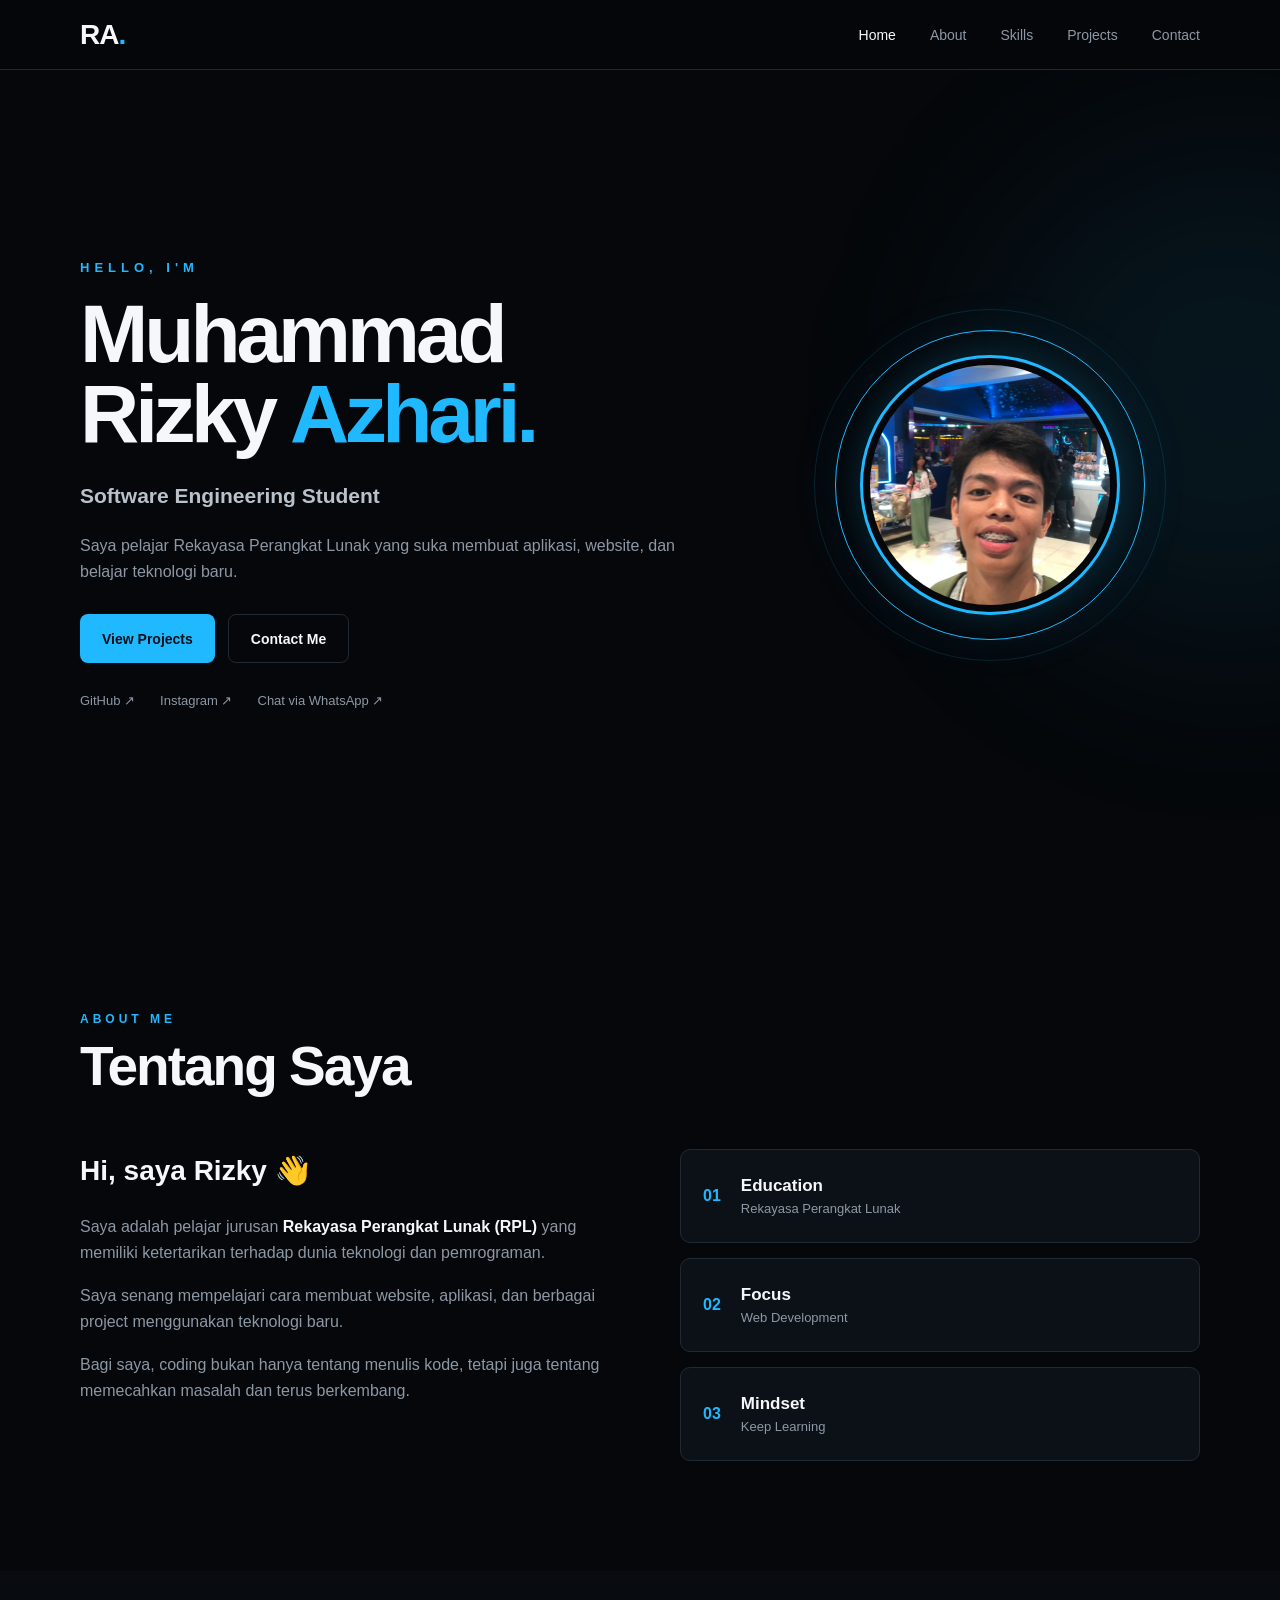
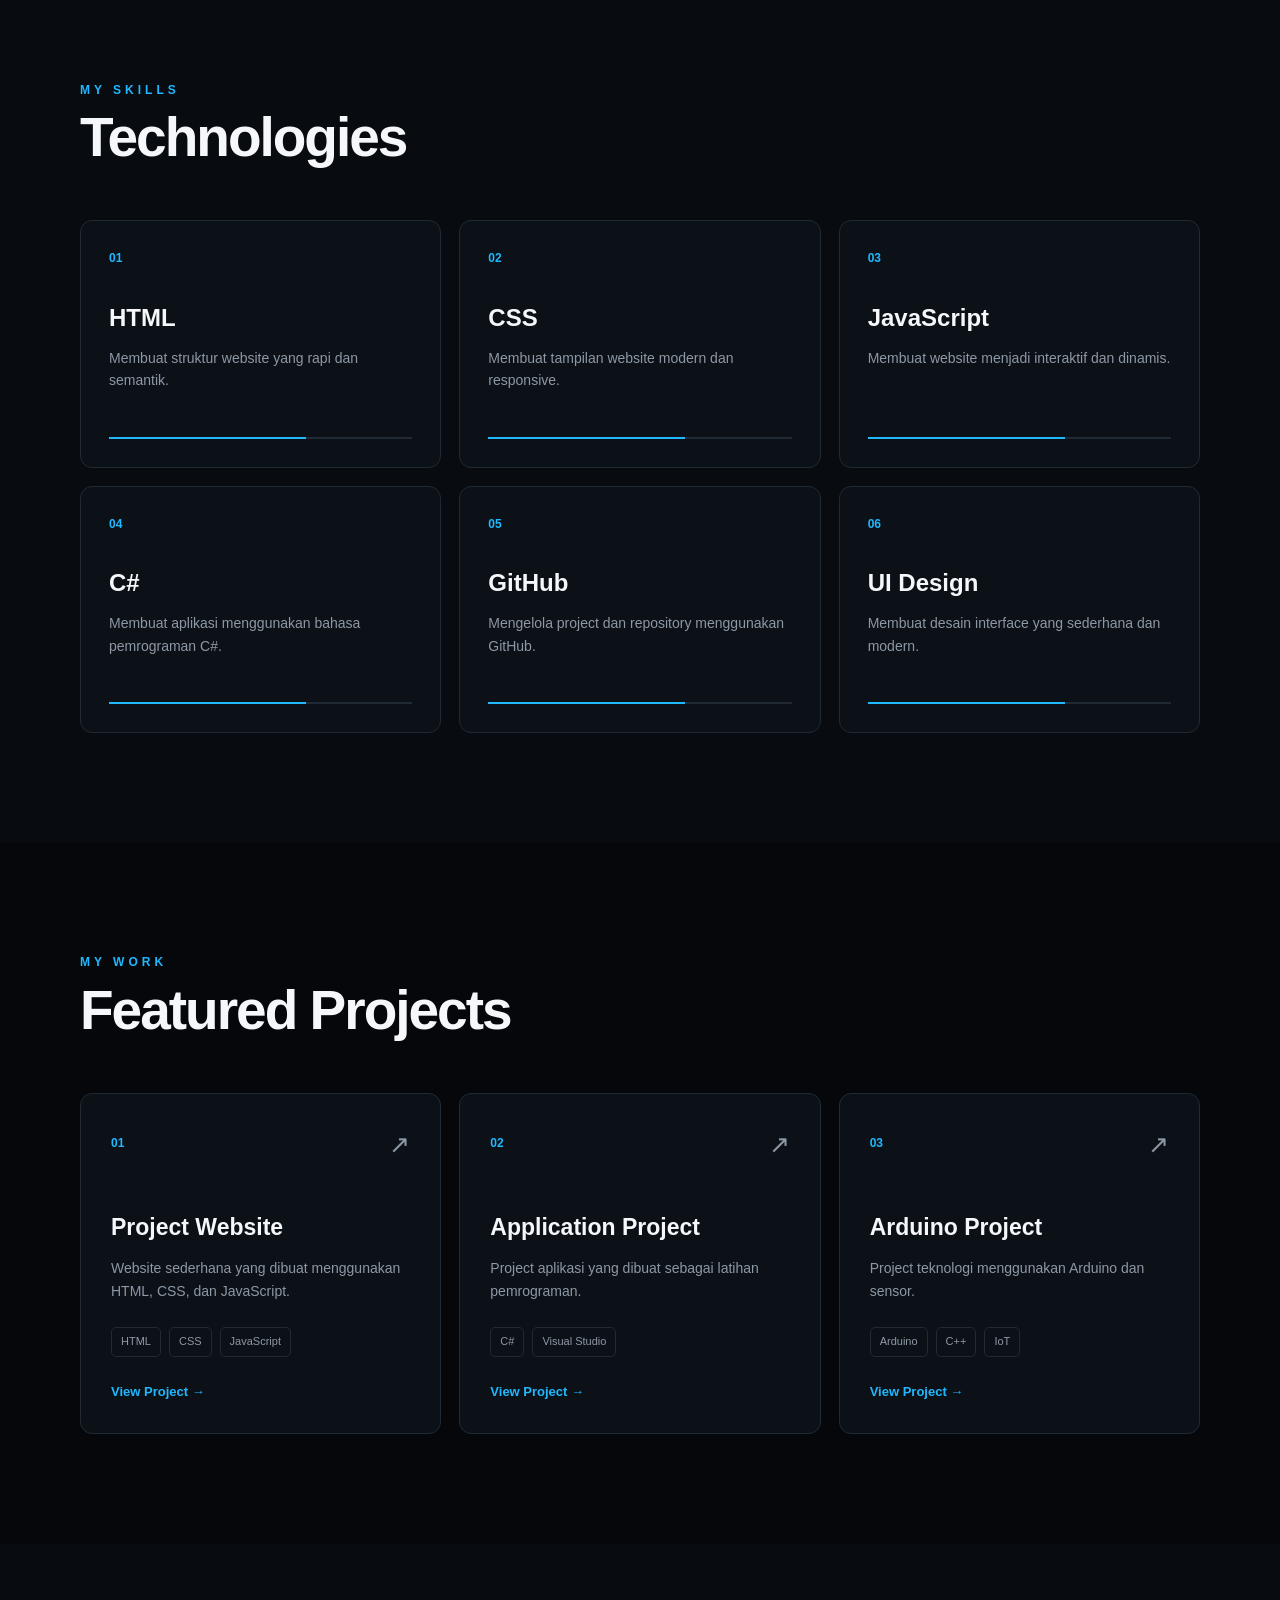
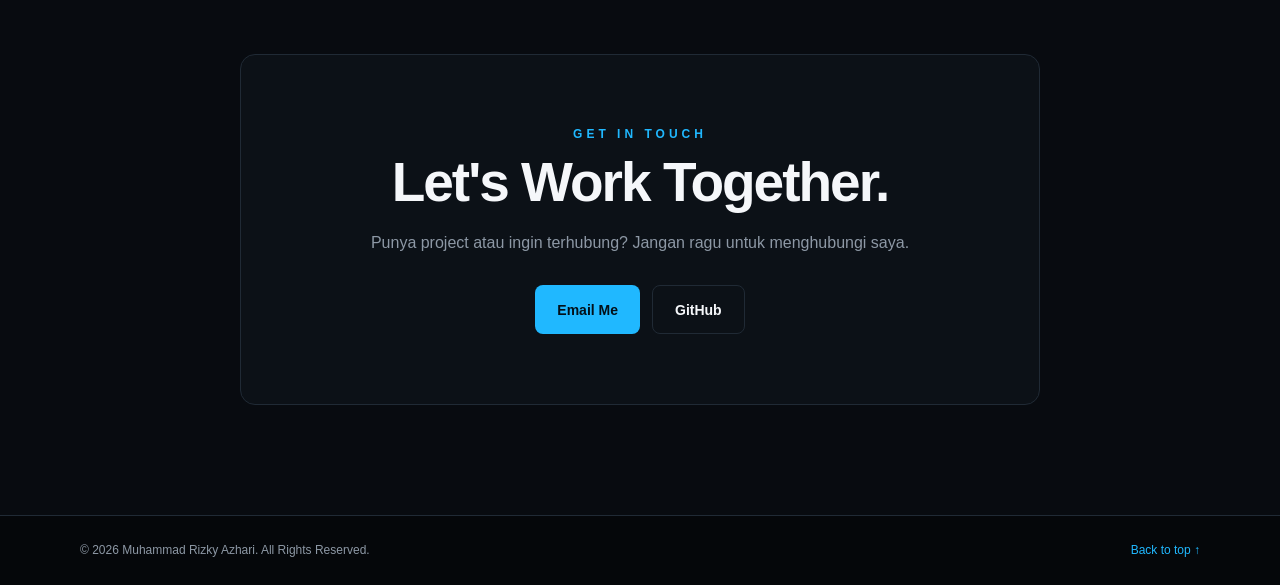
<file: index.html>
<!DOCTYPE html>
<html lang="id">
<head>

    <meta charset="UTF-8">

    <meta name="viewport"
          content="width=device-width, initial-scale=1.0">

    <meta name="description"
          content="Portfolio Muhammad Rizky Azhari - Software Engineering Student">

    <meta name="keywords"
          content="Muhammad Rizky Azhari, Rizky Azhari, RPL, Software Engineering, Web Developer, Portfolio">

    <meta name="author"
          content="Muhammad Rizky Azhari">

    <title>Muhammad Rizky Azhari | Portfolio</title>

    <link rel="stylesheet" href="style.css">

</head>

<body>

    <!-- =========================
         NAVBAR
    ========================== -->

    <header class="navbar">

        <div class="container nav-container">

            <a href="#home" class="logo">
                RA<span>.</span>
            </a>

            <nav class="nav-menu" id="navMenu">

                <a href="#home" class="nav-link active">
                    Home
                </a>

                <a href="#about" class="nav-link">
                    About
                </a>

                <a href="#skills" class="nav-link">
                    Skills
                </a>

                <a href="#projects" class="nav-link">
                    Projects
                </a>

                <a href="#contact" class="nav-link">
                    Contact
                </a>

            </nav>

            <button class="menu-toggle" id="menuToggle">
                ☰
            </button>

        </div>

    </header>


    <main>

        <!-- =========================
             HOME
        ========================== -->

        <section id="home" class="hero">

            <div class="container hero-container">

                <div class="hero-content">

                    <p class="hero-small">
                        HELLO, I'M
                    </p>

                    <h1>
                        Muhammad
                        <br>
                        Rizky
                        <span>Azhari.</span>
                    </h1>

                    <h2>
                        Software Engineering Student
                    </h2>

                    <p class="hero-description">
                        Saya pelajar Rekayasa Perangkat Lunak yang
                        suka membuat aplikasi, website, dan belajar
                        teknologi baru.
                    </p>

                    <div class="hero-buttons">

                        <a href="#projects"
                           class="btn btn-primary">
                            View Projects
                        </a>

                        <a href="#contact"
                           class="btn btn-outline">
                            Contact Me
                        </a>

                    </div>

                    <div class="social-links">

                        <a href="https://github.com/marchgood"
                           target="_blank"
                           rel="noopener noreferrer">
                            GitHub ↗
                        </a>

                        <a href="https://www.instagram.com/4zhari.1203_/#"
                           target="_blank"
                           rel="noopener noreferrer">
                            Instagram ↗
                        </a>

                        <a href="https://wa.me/628131451093?text=Halo%2C%20saya%20mau%20tanya" 
                        target="_blank"
                        rel="noopener noreferrer">
                        Chat via WhatsApp ↗
                    </a>

                    </div>

                </div>


                <!-- FOTO -->

                <div class="hero-visual">

                    <div class="photo-ring">

                        <div class="hero-photo">

                            <img
                                src="RizkyAzhari.jpg"
                                alt="Foto Muhammad Rizky Azhari"
                            >

                        </div>

                    </div>

                </div>

            </div>

        </section>


        <!-- =========================
             ABOUT
        ========================== -->

        <section id="about" class="section">

            <div class="container">

                <div class="section-title">

                    <p>ABOUT ME</p>

                    <h2>
                        Tentang Saya
                    </h2>

                </div>


                <div class="about-grid">

                    <div class="about-text">

                        <h3>
                            Hi, saya Rizky 👋
                        </h3>

                        <p>
                            Saya adalah pelajar jurusan
                            <strong>Rekayasa Perangkat Lunak (RPL)</strong>
                            yang memiliki ketertarikan terhadap dunia
                            teknologi dan pemrograman.
                        </p>

                        <p>
                            Saya senang mempelajari cara membuat website,
                            aplikasi, dan berbagai project menggunakan
                            teknologi baru.
                        </p>

                        <p>
                            Bagi saya, coding bukan hanya tentang menulis
                            kode, tetapi juga tentang memecahkan masalah
                            dan terus berkembang.
                        </p>

                    </div>


                    <div class="about-info">

                        <div class="info-card">

                            <span>01</span>

                            <div>

                                <h3>Education</h3>

                                <p>
                                    Rekayasa Perangkat Lunak
                                </p>

                            </div>

                        </div>


                        <div class="info-card">

                            <span>02</span>

                            <div>

                                <h3>Focus</h3>

                                <p>
                                    Web Development
                                </p>

                            </div>

                        </div>


                        <div class="info-card">

                            <span>03</span>

                            <div>

                                <h3>Mindset</h3>

                                <p>
                                    Keep Learning
                                </p>

                            </div>

                        </div>

                    </div>

                </div>

            </div>

        </section>


        <!-- =========================
             SKILLS
        ========================== -->

        <section id="skills" class="section section-dark">

            <div class="container">

                <div class="section-title">

                    <p>MY SKILLS</p>

                    <h2>
                        Technologies
                    </h2>

                </div>


                <div class="skills-grid">

                    <div class="skill-card">

                        <div class="skill-number">
                            01
                        </div>

                        <h3>
                            HTML
                        </h3>

                        <p>
                            Membuat struktur website
                            yang rapi dan semantik.
                        </p>

                        <div class="skill-line">
                            <span></span>
                        </div>

                    </div>


                    <div class="skill-card">

                        <div class="skill-number">
                            02
                        </div>

                        <h3>
                            CSS
                        </h3>

                        <p>
                            Membuat tampilan website
                            modern dan responsive.
                        </p>

                        <div class="skill-line">
                            <span></span>
                        </div>

                    </div>


                    <div class="skill-card">

                        <div class="skill-number">
                            03
                        </div>

                        <h3>
                            JavaScript
                        </h3>

                        <p>
                            Membuat website menjadi
                            interaktif dan dinamis.
                        </p>

                        <div class="skill-line">
                            <span></span>
                        </div>

                    </div>


                    <div class="skill-card">

                        <div class="skill-number">
                            04
                        </div>

                        <h3>
                            C#
                        </h3>

                        <p>
                            Membuat aplikasi menggunakan
                            bahasa pemrograman C#.
                        </p>

                        <div class="skill-line">
                            <span></span>
                        </div>

                    </div>


                    <div class="skill-card">

                        <div class="skill-number">
                            05
                        </div>

                        <h3>
                            GitHub
                        </h3>

                        <p>
                            Mengelola project dan
                            repository menggunakan GitHub.
                        </p>

                        <div class="skill-line">
                            <span></span>
                        </div>

                    </div>


                    <div class="skill-card">

                        <div class="skill-number">
                            06
                        </div>

                        <h3>
                            UI Design
                        </h3>

                        <p>
                            Membuat desain interface
                            yang sederhana dan modern.
                        </p>

                        <div class="skill-line">
                            <span></span>
                        </div>

                    </div>

                </div>

            </div>

        </section>


        <!-- =========================
             PROJECTS
        ========================== -->

        <section id="projects" class="section">

            <div class="container">

                <div class="section-title">

                    <p>MY WORK</p>

                    <h2>
                        Featured Projects
                    </h2>

                </div>


                <div class="projects-grid">


                    <!-- PROJECT 1 -->

                    <article class="project-card">

                        <div class="project-top">

                            <span class="project-number">
                                01
                            </span>

                            <span class="project-icon">
                                ↗
                            </span>

                        </div>

                        <h3>
                            Project Website
                        </h3>

                        <p>
                            Website sederhana yang dibuat
                            menggunakan HTML, CSS, dan JavaScript.
                        </p>

                        <div class="project-tags">

                            <span>HTML</span>
                            <span>CSS</span>
                            <span>JavaScript</span>

                        </div>

                        <a href="projects/project1.html"
                           class="project-link">
                            View Project →
                        </a>

                    </article>


                    <!-- PROJECT 2 -->

                    <article class="project-card">

                        <div class="project-top">

                            <span class="project-number">
                                02
                            </span>

                            <span class="project-icon">
                                ↗
                            </span>

                        </div>

                        <h3>
                            Application Project
                        </h3>

                        <p>
                            Project aplikasi yang dibuat
                            sebagai latihan pemrograman.
                        </p>

                        <div class="project-tags">

                            <span>C#</span>
                            <span>Visual Studio</span>

                        </div>

                        <a href="projects/project2.html"
                           class="project-link">
                            View Project →
                        </a>

                    </article>


                    <!-- PROJECT 3 -->

                    <article class="project-card">

                        <div class="project-top">

                            <span class="project-number">
                                03
                            </span>

                            <span class="project-icon">
                                ↗
                            </span>

                        </div>

                        <h3>
                            Arduino Project
                        </h3>

                        <p>
                            Project teknologi menggunakan
                            Arduino dan sensor.
                        </p>

                        <div class="project-tags">

                            <span>Arduino</span>
                            <span>C++</span>
                            <span>IoT</span>

                        </div>

                        <a href="projects/project3.html"
                           class="project-link">
                            View Project →
                        </a>

                    </article>


                </div>

            </div>

        </section>


        <!-- =========================
             CONTACT
        ========================== -->

        <section id="contact"
                 class="section contact-section">

            <div class="container">

                <div class="contact-box">

                    <div class="section-title">

                        <p>GET IN TOUCH</p>

                        <h2>
                            Let's Work Together.
                        </h2>

                    </div>

                    <p class="contact-description">
                        Punya project atau ingin terhubung?
                        Jangan ragu untuk menghubungi saya.
                    </p>


                    <div class="contact-buttons">

                        <a href="mailto:emailkamu@gmail.com"
                           class="btn btn-primary">
                            Email Me
                        </a>

                        <a href="https://github.com/marchgood"
                           target="_blank"
                           rel="noopener noreferrer"
                           class="btn btn-outline">
                            GitHub
                        </a>

                    </div>

                </div>

            </div>

        </section>

    </main>


    <!-- =========================
         FOOTER
    ========================== -->

    <footer class="footer">

        <div class="container footer-content">

            <p>
                © <span id="year"></span>
                Muhammad Rizky Azhari.
                All Rights Reserved.
            </p>

            <a href="#home">
                Back to top ↑
            </a>

        </div>

    </footer>


    <script src="script.js"></script>

</body>
</html>
</file>
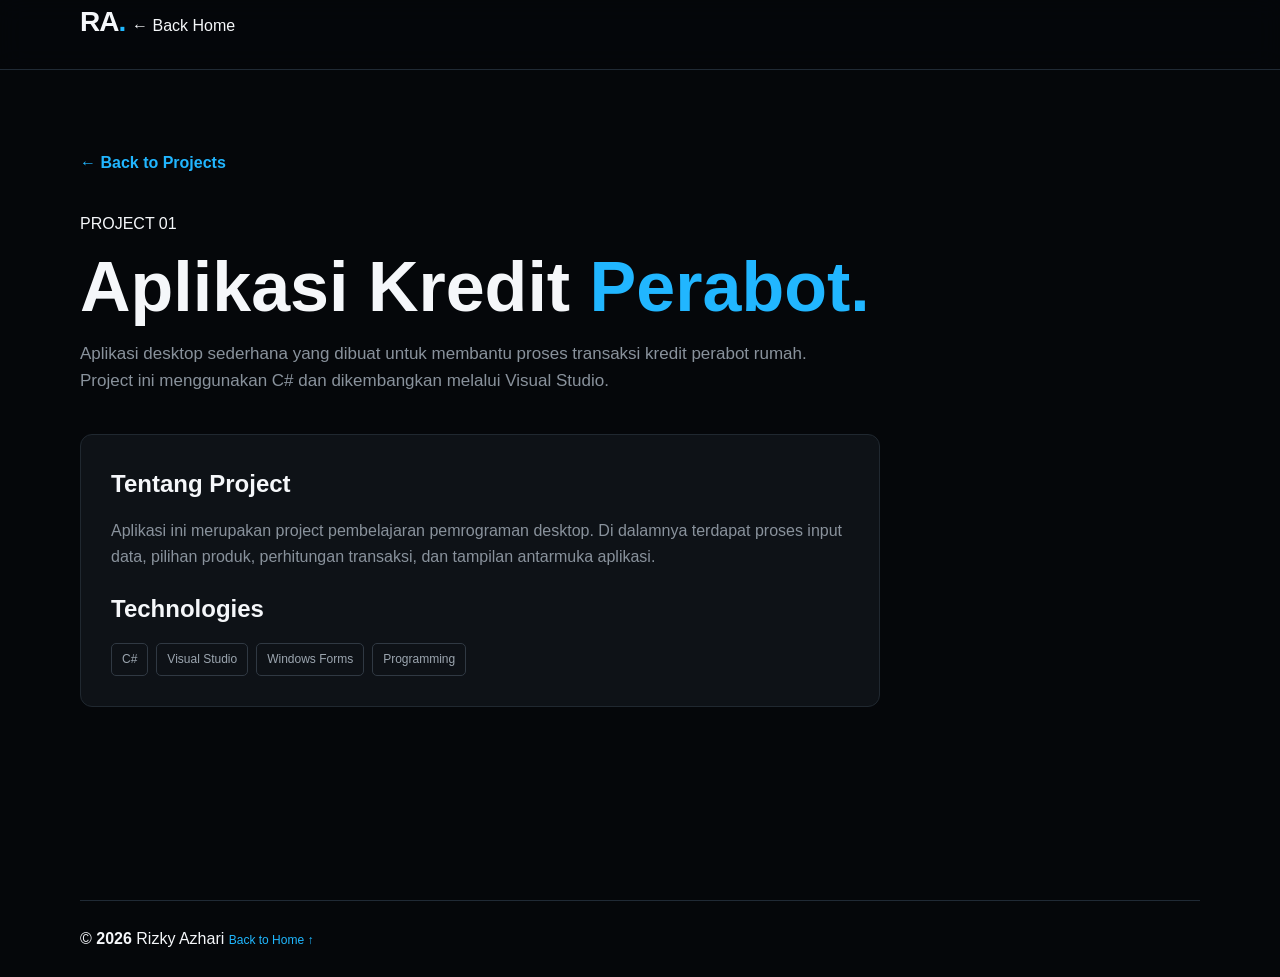
<file: projects/project1.html>
<!DOCTYPE html>
<html lang="id">
<head>
    <meta charset="UTF-8">
    <meta name="viewport" content="width=device-width, initial-scale=1.0">

    <title>Aplikasi Kredit Perabot | Rizky Azhari</title>

    <link rel="stylesheet" href="../style.css">

    <style>
        .project-detail {
            min-height: 100vh;
            padding: 150px 0 100px;
        }

        .back {
            display: inline-block;
            margin-bottom: 35px;
            color: #21b6ff;
            font-weight: 700;
        }

        .project-detail h1 {
            font-size: clamp(40px, 7vw, 70px);
            line-height: 1.05;
            margin: 15px 0;
        }

        .project-detail h1 span {
            color: #21b6ff;
        }

        .project-description {
            max-width: 750px;
            color: #89929c;
            font-size: 17px;
            margin-bottom: 40px;
        }

        .detail-box {
            max-width: 800px;
            padding: 30px;
            background: #0e1217;
            border: 1px solid #202830;
            border-radius: 12px;
        }

        .detail-box h2 {
            margin-bottom: 15px;
        }

        .detail-box p {
            color: #89929c;
            margin-bottom: 20px;
        }

        .tags {
            display: flex;
            gap: 8px;
            flex-wrap: wrap;
        }

        .tags span {
            border: 1px solid #303943;
            padding: 6px 10px;
            border-radius: 5px;
            color: #9ca6b0;
            font-size: 12px;
        }
    </style>
</head>

<body>

<header class="navbar">

    <div class="container nav">

        <a class="logo" href="../index.html">
            RA<span>.</span>
        </a>

        <a href="../index.html">
            ← Back Home
        </a>

    </div>

</header>


<main>

<section class="project-detail">

    <div class="container">

        <a class="back" href="../index.html#projects">
            ← Back to Projects
        </a>

        <p class="eyebrow">
            PROJECT 01
        </p>

        <h1>
            Aplikasi Kredit
            <span>Perabot.</span>
        </h1>

        <p class="project-description">
            Aplikasi desktop sederhana yang dibuat untuk membantu
            proses transaksi kredit perabot rumah. Project ini
            menggunakan C# dan dikembangkan melalui Visual Studio.
        </p>


        <div class="detail-box">

            <h2>
                Tentang Project
            </h2>

            <p>
                Aplikasi ini merupakan project pembelajaran
                pemrograman desktop. Di dalamnya terdapat proses
                input data, pilihan produk, perhitungan transaksi,
                dan tampilan antarmuka aplikasi.
            </p>

            <h2>
                Technologies
            </h2>

            <div class="tags">

                <span>C#</span>
                <span>Visual Studio</span>
                <span>Windows Forms</span>
                <span>Programming</span>

            </div>

        </div>

    </div>

</section>

</main>


<footer>

    <div class="container footer">

        <span>
            © <b id="year"></b> Rizky Azhari
        </span>

        <a href="../index.html">
            Back to Home ↑
        </a>

    </div>

</footer>


<script>

    document.getElementById("year").textContent =
        new Date().getFullYear();

</script>

</body>
</html>
</file>
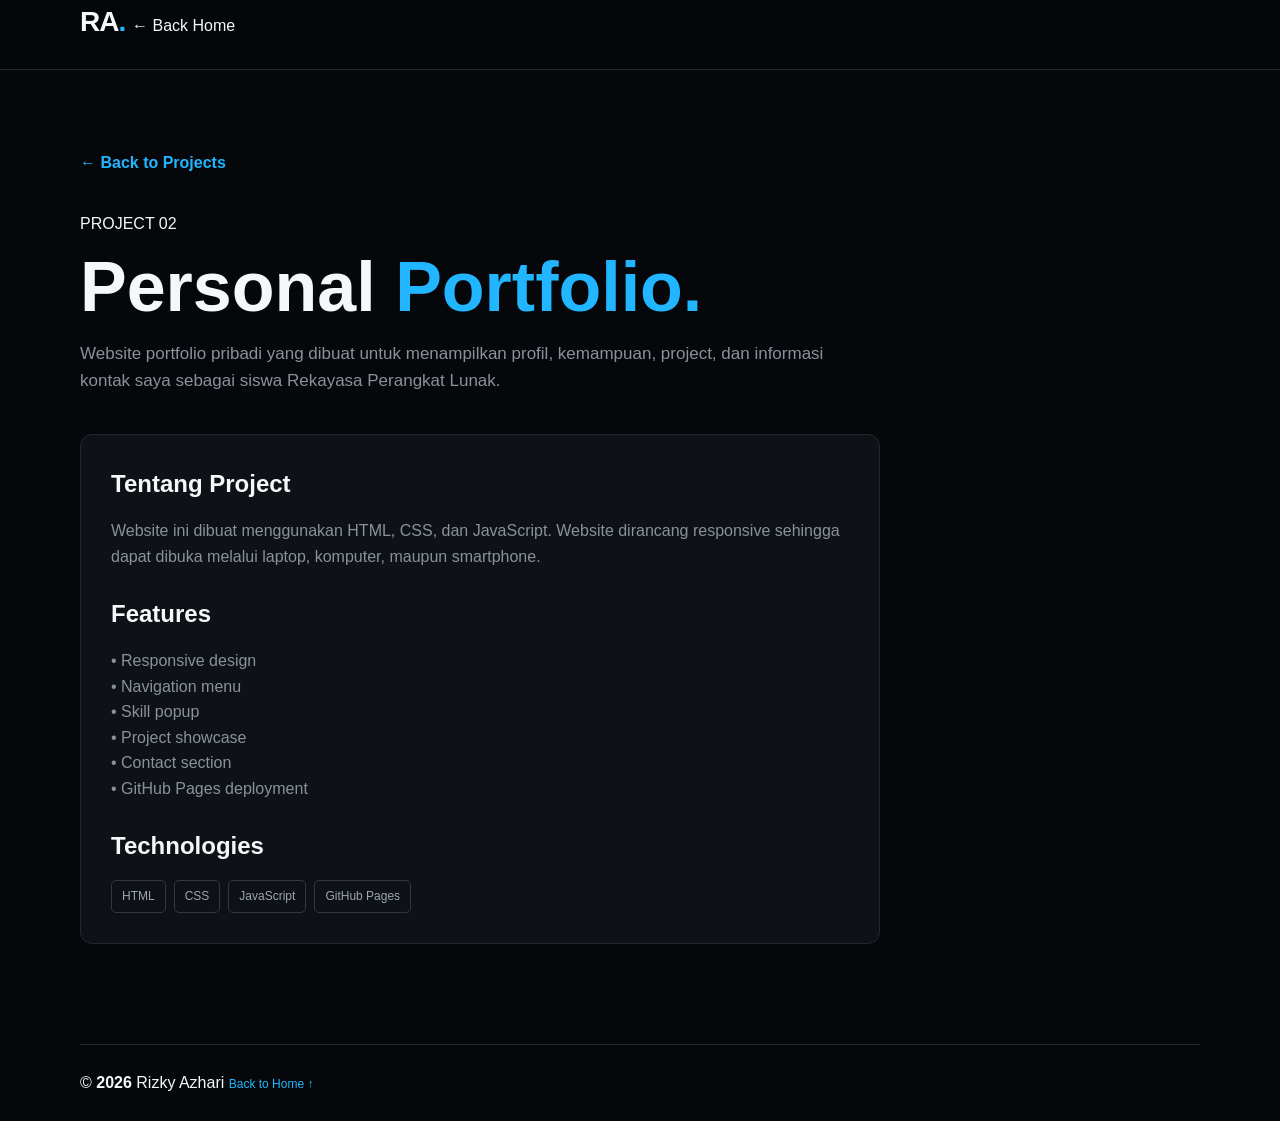
<file: projects/project2.html>
<!DOCTYPE html>
<html lang="id">

<head>
    <meta charset="UTF-8">
    <meta name="viewport" content="width=device-width, initial-scale=1.0">

    <title>Personal Portfolio | Rizky Azhari</title>

    <link rel="stylesheet" href="../style.css">

    <style>
        .project-detail {
            min-height: 100vh;
            padding: 150px 0 100px;
        }

        .back {
            display: inline-block;
            margin-bottom: 35px;
            color: #21b6ff;
            font-weight: 700;
        }

        .project-detail h1 {
            font-size: clamp(40px, 7vw, 70px);
            line-height: 1.05;
            margin: 15px 0;
        }

        .project-detail h1 span {
            color: #21b6ff;
        }

        .project-description {
            max-width: 750px;
            color: #89929c;
            font-size: 17px;
            margin-bottom: 40px;
        }

        .detail-box {
            max-width: 800px;
            padding: 30px;
            background: #0e1217;
            border: 1px solid #202830;
            border-radius: 12px;
        }

        .detail-box h2 {
            margin-bottom: 15px;
        }

        .detail-box p {
            color: #89929c;
            margin-bottom: 25px;
        }

        .tags {
            display: flex;
            gap: 8px;
            flex-wrap: wrap;
        }

        .tags span {
            border: 1px solid #303943;
            padding: 6px 10px;
            border-radius: 5px;
            color: #9ca6b0;
            font-size: 12px;
        }
    </style>
</head>

<body>

<header class="navbar">

    <div class="container nav">

        <a class="logo" href="../index.html">
            RA<span>.</span>
        </a>

        <a href="../index.html">
            ← Back Home
        </a>

    </div>

</header>


<main>

<section class="project-detail">

    <div class="container">

        <a class="back" href="../index.html#projects">
            ← Back to Projects
        </a>

        <p class="eyebrow">
            PROJECT 02
        </p>

        <h1>
            Personal
            <span>Portfolio.</span>
        </h1>

        <p class="project-description">
            Website portfolio pribadi yang dibuat untuk menampilkan
            profil, kemampuan, project, dan informasi kontak saya
            sebagai siswa Rekayasa Perangkat Lunak.
        </p>


        <div class="detail-box">

            <h2>
                Tentang Project
            </h2>

            <p>
                Website ini dibuat menggunakan HTML, CSS, dan
                JavaScript. Website dirancang responsive sehingga
                dapat dibuka melalui laptop, komputer, maupun
                smartphone.
            </p>

            <h2>
                Features
            </h2>

            <p>
                • Responsive design<br>
                • Navigation menu<br>
                • Skill popup<br>
                • Project showcase<br>
                • Contact section<br>
                • GitHub Pages deployment
            </p>

            <h2>
                Technologies
            </h2>

            <div class="tags">

                <span>HTML</span>
                <span>CSS</span>
                <span>JavaScript</span>
                <span>GitHub Pages</span>

            </div>

        </div>

    </div>

</section>

</main>


<footer>

    <div class="container footer">

        <span>
            © <b id="year"></b> Rizky Azhari
        </span>

        <a href="../index.html">
            Back to Home ↑
        </a>

    </div>

</footer>


<script>

    document.getElementById("year").textContent =
        new Date().getFullYear();

</script>

</body>

</html>
</file>
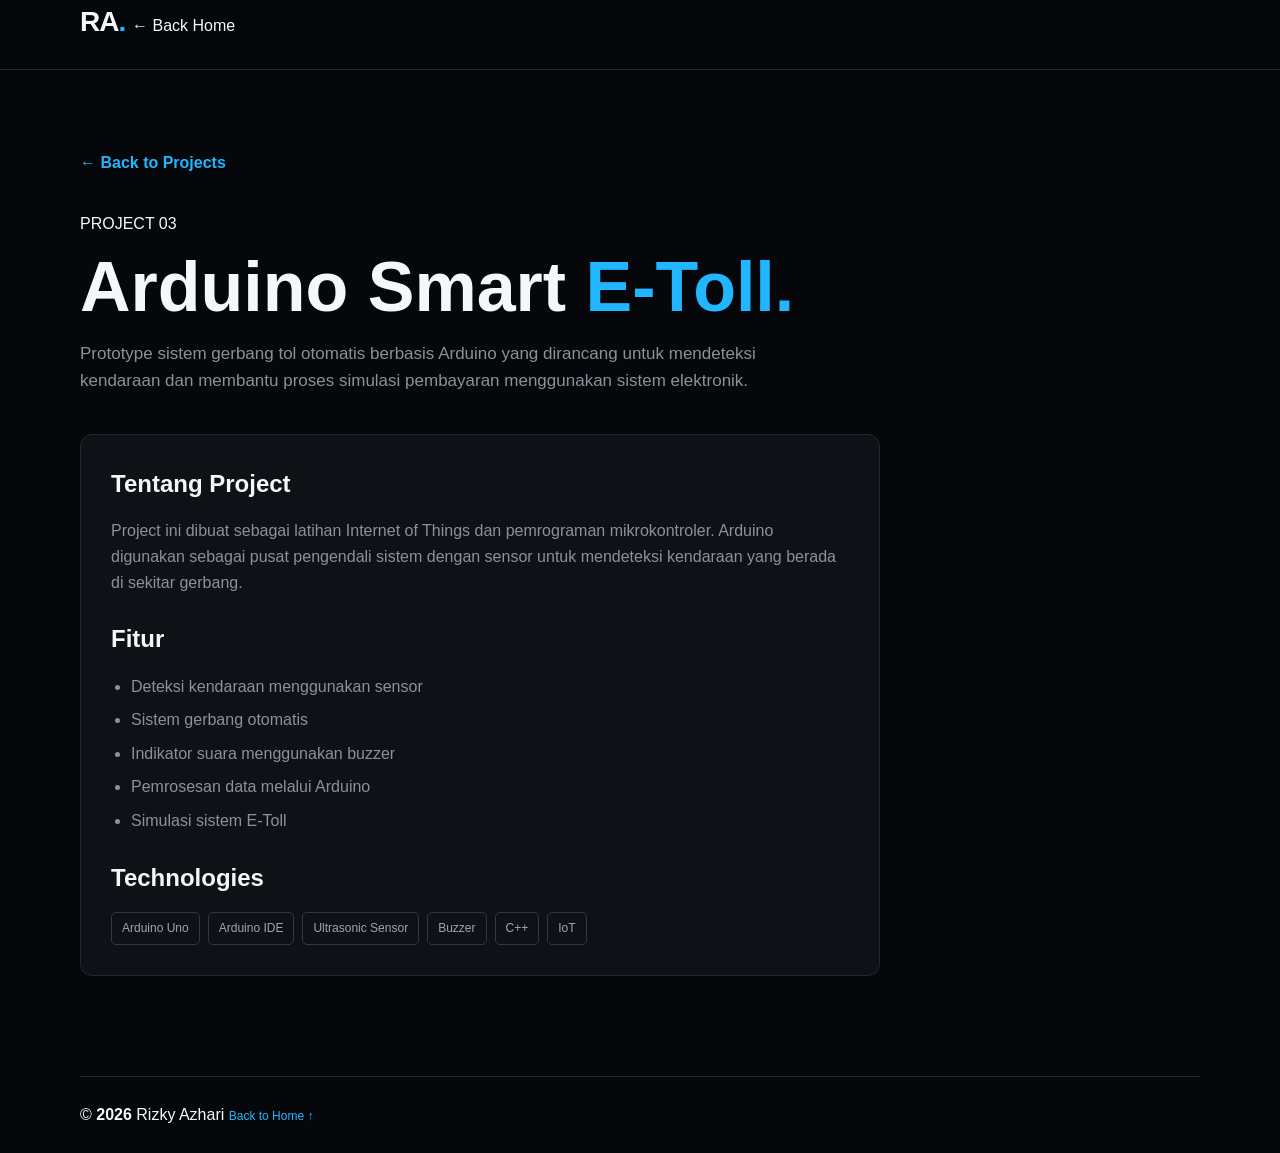
<file: projects/project3.html>
<!DOCTYPE html>
<html lang="id">

<head>
    <meta charset="UTF-8">
    <meta name="viewport" content="width=device-width, initial-scale=1.0">

    <title>Arduino Smart E-Toll | Rizky Azhari</title>

    <link rel="stylesheet" href="../style.css">

    <style>
        .project-detail {
            min-height: 100vh;
            padding: 150px 0 100px;
        }

        .back {
            display: inline-block;
            margin-bottom: 35px;
            color: #21b6ff;
            font-weight: 700;
        }

        .project-detail h1 {
            font-size: clamp(40px, 7vw, 70px);
            line-height: 1.05;
            margin: 15px 0;
        }

        .project-detail h1 span {
            color: #21b6ff;
        }

        .project-description {
            max-width: 750px;
            color: #89929c;
            font-size: 17px;
            margin-bottom: 40px;
        }

        .detail-box {
            max-width: 800px;
            padding: 30px;
            background: #0e1217;
            border: 1px solid #202830;
            border-radius: 12px;
        }

        .detail-box h2 {
            margin-bottom: 15px;
        }

        .detail-box p {
            color: #89929c;
            margin-bottom: 25px;
        }

        .feature-list {
            color: #89929c;
            padding-left: 20px;
            margin-bottom: 25px;
        }

        .feature-list li {
            margin-bottom: 8px;
        }

        .tags {
            display: flex;
            gap: 8px;
            flex-wrap: wrap;
        }

        .tags span {
            border: 1px solid #303943;
            padding: 6px 10px;
            border-radius: 5px;
            color: #9ca6b0;
            font-size: 12px;
        }
    </style>
</head>

<body>

<header class="navbar">

    <div class="container nav">

        <a class="logo" href="../index.html">
            RA<span>.</span>
        </a>

        <a href="../index.html">
            ← Back Home
        </a>

    </div>

</header>


<main>

<section class="project-detail">

    <div class="container">

        <a class="back" href="../index.html#projects">
            ← Back to Projects
        </a>

        <p class="eyebrow">
            PROJECT 03
        </p>

        <h1>
            Arduino Smart
            <span>E-Toll.</span>
        </h1>

        <p class="project-description">
            Prototype sistem gerbang tol otomatis berbasis Arduino
            yang dirancang untuk mendeteksi kendaraan dan membantu
            proses simulasi pembayaran menggunakan sistem elektronik.
        </p>


        <div class="detail-box">

            <h2>
                Tentang Project
            </h2>

            <p>
                Project ini dibuat sebagai latihan Internet of Things
                dan pemrograman mikrokontroler. Arduino digunakan
                sebagai pusat pengendali sistem dengan sensor untuk
                mendeteksi kendaraan yang berada di sekitar gerbang.
            </p>


            <h2>
                Fitur
            </h2>

            <ul class="feature-list">

                <li>
                    Deteksi kendaraan menggunakan sensor
                </li>

                <li>
                    Sistem gerbang otomatis
                </li>

                <li>
                    Indikator suara menggunakan buzzer
                </li>

                <li>
                    Pemrosesan data melalui Arduino
                </li>

                <li>
                    Simulasi sistem E-Toll
                </li>

            </ul>


            <h2>
                Technologies
            </h2>

            <div class="tags">

                <span>Arduino Uno</span>
                <span>Arduino IDE</span>
                <span>Ultrasonic Sensor</span>
                <span>Buzzer</span>
                <span>C++</span>
                <span>IoT</span>

            </div>

        </div>

    </div>

</section>

</main>


<footer>

    <div class="container footer">

        <span>
            © <b id="year"></b> Rizky Azhari
        </span>

        <a href="../index.html">
            Back to Home ↑
        </a>

    </div>

</footer>


<script>

    document.getElementById("year").textContent =
        new Date().getFullYear();

</script>

</body>

</html>
</file>
<file: style.css>
/* =========================
   RESET
========================= */

* {
    margin: 0;
    padding: 0;
    box-sizing: border-box;
}

html {
    scroll-behavior: smooth;
}

body {
    font-family:
        Arial,
        Helvetica,
        sans-serif;

    background: #05070a;
    color: #f5f7fa;

    line-height: 1.6;

    overflow-x: hidden;
}

a {
    color: inherit;
    text-decoration: none;
}

button {
    font-family: inherit;
}


/* =========================
   VARIABLES
========================= */

:root {

    --background: #05070a;

    --background-2: #080b10;

    --card: #0c1117;

    --border: #202a35;

    --text: #f5f7fa;

    --muted: #8d98a5;

    --blue: #20b8ff;

    --blue-dark: #0798dc;

}


/* =========================
   CONTAINER
========================= */

.container {

    width: min(1120px, 90%);

    margin: auto;

}


/* =========================
   NAVBAR
========================= */

.navbar {

    position: fixed;

    top: 0;
    left: 0;

    width: 100%;

    height: 70px;

    background:
        rgba(5, 7, 10, 0.9);

    backdrop-filter:
        blur(12px);

    border-bottom:
        1px solid var(--border);

    z-index: 1000;

}

.nav-container {

    height: 70px;

    display: flex;

    align-items: center;

    justify-content: space-between;

}


.logo {

    font-size: 28px;

    font-weight: 800;

    letter-spacing: -1px;

}

.logo span {

    color: var(--blue);

}


.nav-menu {

    display: flex;

    align-items: center;

    gap: 34px;

}


.nav-link {

    color: var(--muted);

    font-size: 14px;

    transition:
        0.3s ease;

}


.nav-link:hover,
.nav-link.active {

    color: var(--text);

}


.menu-toggle {

    display: none;

    background: transparent;

    color: white;

    border: 0;

    font-size: 25px;

    cursor: pointer;

}


/* =========================
   HERO
========================= */

.hero {

    min-height: 100vh;

    padding-top: 70px;

    display: flex;

    align-items: center;

    position: relative;

}


.hero::before {

    content: "";

    position: absolute;

    width: 500px;

    height: 500px;

    right: -200px;

    top: 150px;

    background:
        rgba(32, 184, 255, 0.08);

    filter:
        blur(100px);

    border-radius: 50%;

}


.hero-container {

    display: grid;

    grid-template-columns:
        1.2fr 0.8fr;

    gap: 70px;

    align-items: center;

}


.hero-small {

    color: var(--blue);

    font-size: 13px;

    font-weight: 800;

    letter-spacing: 5px;

    margin-bottom: 15px;

}


.hero h1 {

    font-size:
        clamp(52px, 7vw, 82px);

    line-height: 0.98;

    letter-spacing: -4px;

    font-weight: 800;

}


.hero h1 span {

    color: var(--blue);

}


.hero h2 {

    margin-top: 25px;

    font-size: 21px;

    color: #b9c2cb;

}


.hero-description {

    max-width: 600px;

    color: var(--muted);

    margin-top: 20px;

    font-size: 16px;

}


.hero-buttons {

    display: flex;

    gap: 13px;

    margin-top: 30px;

}


.btn {

    display: inline-flex;

    align-items: center;

    justify-content: center;

    min-height: 49px;

    padding:
        0 22px;

    border-radius: 8px;

    font-size: 14px;

    font-weight: 700;

    transition:
        0.3s ease;

}


.btn-primary {

    background: var(--blue);

    color: #031019;

}


.btn-primary:hover {

    background: #5bcaff;

    transform:
        translateY(-3px);

}


.btn-outline {

    border:
        1px solid var(--border);

    color: var(--text);

}


.btn-outline:hover {

    border-color:
        var(--blue);

    color: var(--blue);

    transform:
        translateY(-3px);

}


.social-links {

    display: flex;

    gap: 25px;

    margin-top: 28px;

}


.social-links a {

    color: var(--muted);

    font-size: 13px;

    transition:
        0.3s ease;

}


.social-links a:hover {

    color: var(--blue);

}


/* =========================
   FOTO PROFIL
========================= */

.hero-visual {

    min-height: 430px;

    display: flex;

    align-items: center;

    justify-content: center;

    position: relative;

}


.photo-ring {

    width: 310px;

    height: 310px;

    border:
        1px solid var(--blue);

    border-radius: 50%;

    display: flex;

    align-items: center;

    justify-content: center;

    position: relative;

    box-shadow:
        0 0 50px rgba(32, 184, 255, 0.08);

}


.photo-ring::before {

    content: "";

    position: absolute;

    width: 350px;

    height: 350px;

    border-radius: 50%;

    border:
        1px solid rgba(32, 184, 255, 0.15);

}


.hero-photo {

    width: 260px;

    height: 260px;

    padding: 7px;

    border-radius: 50%;

    background:
        #05070a;

    border:
        3px solid var(--blue);

    position: relative;

    z-index: 2;

    box-shadow:
        0 0 35px rgba(32, 184, 255, 0.2);

}


.hero-photo img {

    width: 100%;

    height: 100%;

    display: block;

    object-fit: cover;

    object-position: center;

    border-radius: 50%;

}


/* =========================
   CODE CARD
========================= */

.code-card {

    position: absolute;

    width: 315px;

    right: -15px;

    bottom: 35px;

    background:
        #0c1117;

    border:
        1px solid var(--border);

    border-radius: 12px;

    overflow: hidden;

    box-shadow:
        0 20px 50px
        rgba(0, 0, 0, 0.35);

    z-index: 3;

}


.code-header {

    height: 46px;

    border-bottom:
        1px solid var(--border);

    display: flex;

    align-items: center;

    gap: 8px;

    padding:
        0 14px;

}


.code-header span {

    width: 8px;

    height: 8px;

    border-radius: 50%;

    background: #53606d;

}


.code-content {

    padding: 15px;

}


.code-content pre {

    overflow-x: auto;

}


.code-content code {

    font-size: 11px;

    color: #c6d0da;

}


/* =========================
   SECTIONS
========================= */

.section {

    padding:
        110px 0;

}


.section-dark {

    background:
        var(--background-2);

}


.section-title {

    margin-bottom: 55px;

}


.section-title p {

    color: var(--blue);

    font-size: 12px;

    font-weight: 800;

    letter-spacing: 4px;

    margin-bottom: 10px;

}


.section-title h2 {

    font-size:
        clamp(34px, 5vw, 55px);

    line-height: 1;

    letter-spacing: -2px;

}


/* =========================
   ABOUT
========================= */

.about-grid {

    display: grid;

    grid-template-columns:
        1fr 1fr;

    gap: 80px;

}


.about-text h3 {

    font-size: 28px;

    margin-bottom: 20px;

}


.about-text p {

    color: var(--muted);

    margin-bottom: 18px;

}


.about-text strong {

    color: var(--text);

}


.about-info {

    display: flex;

    flex-direction: column;

    gap: 15px;

}


.info-card {

    background:
        var(--card);

    border:
        1px solid var(--border);

    border-radius: 10px;

    padding: 22px;

    display: flex;

    gap: 20px;

    align-items: center;

    transition:
        0.3s ease;

}


.info-card:hover {

    border-color:
        var(--blue);

    transform:
        translateX(5px);

}


.info-card > span {

    color: var(--blue);

    font-weight: 800;

}


.info-card h3 {

    font-size: 17px;

}


.info-card p {

    color: var(--muted);

    font-size: 13px;

}


/* =========================
   SKILLS
========================= */

.skills-grid {

    display: grid;

    grid-template-columns:
        repeat(3, 1fr);

    gap: 18px;

}


.skill-card {

    background:
        var(--card);

    border:
        1px solid var(--border);

    border-radius: 12px;

    padding: 28px;

    transition:
        0.3s ease;

}


.skill-card:hover {

    border-color:
        var(--blue);

    transform:
        translateY(-6px);

}


.skill-number {

    color: var(--blue);

    font-size: 12px;

    font-weight: 800;

    margin-bottom: 30px;

}


.skill-card h3 {

    font-size: 24px;

    margin-bottom: 10px;

}


.skill-card p {

    color: var(--muted);

    font-size: 14px;

    min-height: 65px;

}


.skill-line {

    height: 2px;

    background:
        var(--border);

    margin-top: 25px;

}


.skill-line span {

    display: block;

    width: 65%;

    height: 100%;

    background:
        var(--blue);

}


/* =========================
   PROJECTS
========================= */

.projects-grid {

    display: grid;

    grid-template-columns:
        repeat(3, 1fr);

    gap: 18px;

}


.project-card {

    padding: 30px;

    background:
        var(--card);

    border:
        1px solid var(--border);

    border-radius: 12px;

    transition:
        0.3s ease;

}


.project-card:hover {

    border-color:
        var(--blue);

    transform:
        translateY(-7px);

}


.project-top {

    display: flex;

    align-items: center;

    justify-content: space-between;

    margin-bottom: 45px;

}


.project-number {

    color: var(--blue);

    font-size: 12px;

    font-weight: 800;

}


.project-icon {

    font-size: 25px;

    color: var(--muted);

}


.project-card h3 {

    font-size: 23px;

    margin-bottom: 12px;

}


.project-card p {

    color: var(--muted);

    font-size: 14px;

}


.project-tags {

    display: flex;

    flex-wrap: wrap;

    gap: 8px;

    margin-top: 25px;

}


.project-tags span {

    border:
        1px solid var(--border);

    border-radius: 5px;

    padding:
        5px 9px;

    font-size: 11px;

    color: var(--muted);

}


.project-link {

    display: inline-block;

    margin-top: 25px;

    color: var(--blue);

    font-size: 13px;

    font-weight: 700;

}


/* =========================
   CONTACT
========================= */

.contact-section {

    background:
        var(--background-2);

}


.contact-box {

    text-align: center;

    max-width: 800px;

    margin: auto;

    padding:
        70px 30px;

    border:
        1px solid var(--border);

    border-radius: 15px;

    background:
        var(--card);

}


.contact-box .section-title {

    margin-bottom: 20px;

}


.contact-description {

    color: var(--muted);

    max-width: 550px;

    margin:
        0 auto 30px;

}


.contact-buttons {

    display: flex;

    justify-content: center;

    gap: 12px;

}


/* =========================
   FOOTER
========================= */

.footer {

    border-top:
        1px solid var(--border);

    padding:
        25px 0;

    background:
        var(--background);

}


.footer-content {

    display: flex;

    align-items: center;

    justify-content: space-between;

}


.footer p {

    color: var(--muted);

    font-size: 12px;

}


.footer a {

    color: var(--blue);

    font-size: 12px;

}


/* =========================
   RESPONSIVE TABLET
========================= */

@media (max-width: 900px) {

    .hero-container {

        grid-template-columns:
            1fr;

        text-align: center;

    }


    .hero-description {

        margin-left: auto;
        margin-right: auto;

    }


    .hero-buttons,
    .social-links {

        justify-content: center;

    }


    .hero-visual {

        min-height: 420px;

    }


    .code-card {

        right: 5%;

    }


    .about-grid {

        grid-template-columns:
            1fr;

        gap: 40px;

    }


    .skills-grid,
    .projects-grid {

        grid-template-columns:
            repeat(2, 1fr);

    }

}


/* =========================
   RESPONSIVE HP
========================= */

@media (max-width: 650px) {

    .nav-menu {

        position: absolute;

        top: 70px;

        left: 0;

        width: 100%;

        background:
            #080b10;

        border-bottom:
            1px solid var(--border);

        display: none;

        flex-direction: column;

        padding:
            25px;

        gap: 20px;

    }


    .nav-menu.show {

        display: flex;

    }


    .menu-toggle {

        display: block;

    }


    .hero {

        padding-top: 120px;

    }


    .hero h1 {

        font-size: 52px;

        letter-spacing: -3px;

    }


    .hero h2 {

        font-size: 18px;

    }


    .hero-buttons {

        flex-direction: column;

    }


    .btn {

        width: 100%;

    }


    .social-links {

        flex-wrap: wrap;

    }


    .hero-visual {

        min-height: 390px;

    }


    .photo-ring {

        width: 250px;

        height: 250px;

    }


    .photo-ring::before {

        width: 285px;

        height: 285px;

    }


    .hero-photo {

        width: 210px;

        height: 210px;

    }


    .code-card {

        width: 270px;

        right: 50%;

        transform:
            translateX(50%);

        bottom: 10px;

    }


    .skills-grid,
    .projects-grid {

        grid-template-columns:
            1fr;

    }


    .section {

        padding:
            80px 0;

    }


    .footer-content {

        flex-direction: column;

        gap: 10px;

        text-align: center;

    }

}

/* =========================
   SCROLL REVEAL
========================= */

.reveal {

    opacity: 0;

    transform:
        translateY(25px);

    transition:
        opacity 0.6s ease,
        transform 0.6s ease;

}

.show-reveal {

    opacity: 1;

    transform:
        translateY(0);

}
</file>
